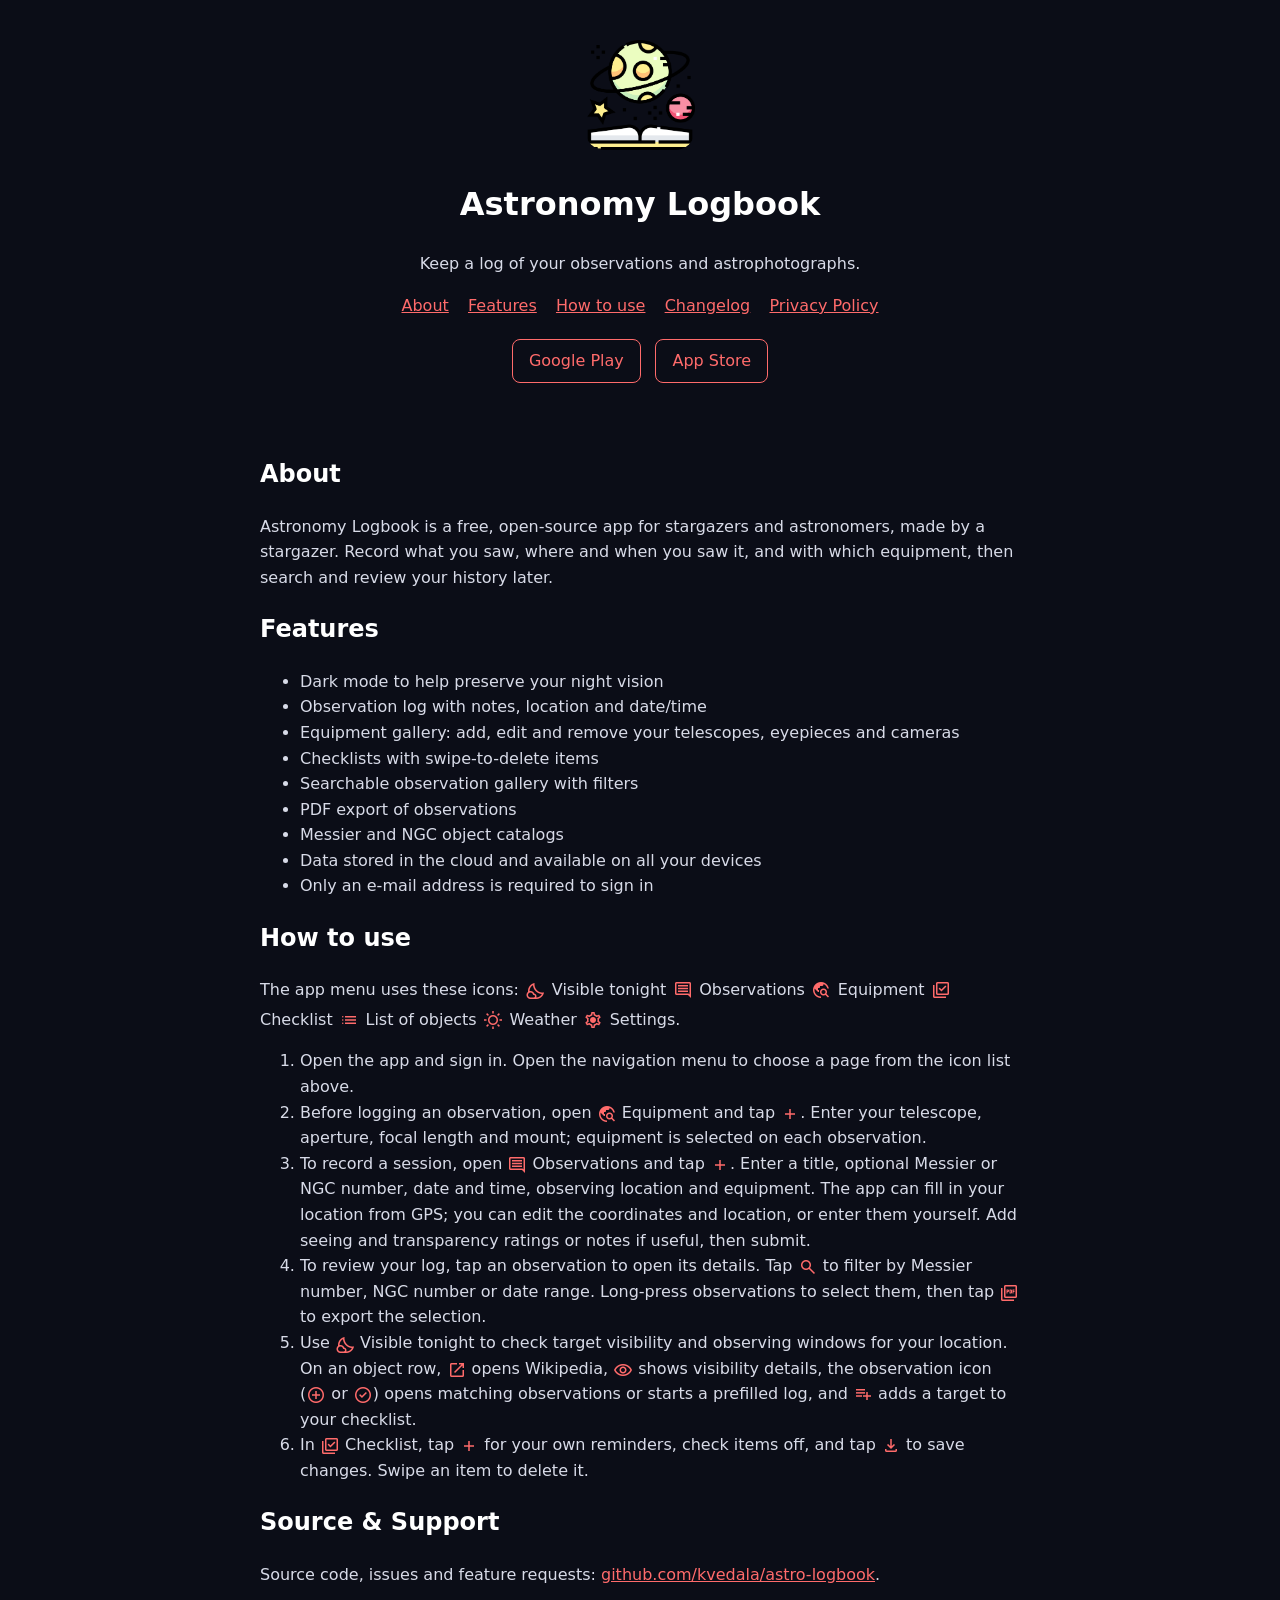
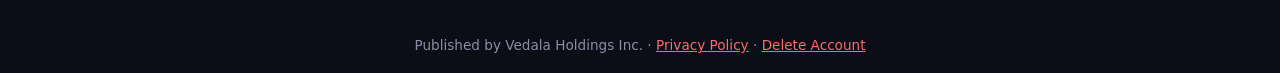
<file: docs/index.html>
<!DOCTYPE html>
<html lang="en">
<head>
  <meta charset="utf-8">
  <meta name="viewport" content="width=device-width, initial-scale=1">
  <title>Astronomy Logbook</title>
  <meta name="description" content="A logbook app for stargazers and astronomers to record observations and astrophotographs.">
  <link rel="icon" href="logo.png">
  <link rel="stylesheet" href="style.css">
  <link rel="preconnect" href="https://fonts.googleapis.com">
  <link rel="preconnect" href="https://fonts.gstatic.com" crossorigin>
  <link href="https://fonts.googleapis.com/css2?family=Material+Symbols+Outlined&display=swap" rel="stylesheet">
</head>
<body>
  <header>
    <img src="logo.png" alt="Astronomy Logbook logo">
    <h1>Astronomy Logbook</h1>
    <p>Keep a log of your observations and astrophotographs.</p>
    <nav><a href="#about">About</a><a href="#features">Features</a><a href="#how-to-use">How to use</a><a href="https://github.com/kvedala/astro-logbook/blob/main/CHANGELOG.md">Changelog</a><a href="privacy.html">Privacy Policy</a></nav>
    <p class="buttons">
      <a href="https://play.google.com/store/apps/details?id=com.vedalaholdings.astro_log2">Google Play</a>
      <a href="https://apps.apple.com/us/app/astronomy-logbook/id1552320892">App Store</a>
    </p>
  </header>
  <main>
    <section id="about">
      <h2>About</h2>
      <p>Astronomy Logbook is a free, open-source app for stargazers and astronomers, made by a stargazer. Record what you saw, where and when you saw it, and with which equipment, then search and review your history later.</p>
    </section>
    <section id="features">
      <h2>Features</h2>
      <ul>
        <li>Dark mode to help preserve your night vision</li>
        <li>Observation log with notes, location and date/time</li>
        <li>Equipment gallery: add, edit and remove your telescopes, eyepieces and cameras</li>
        <li>Checklists with swipe-to-delete items</li>
        <li>Searchable observation gallery with filters</li>
        <li>PDF export of observations</li>
        <li>Messier and NGC object catalogs</li>
        <li>Data stored in the cloud and available on all your devices</li>
        <li>Only an e-mail address is required to sign in</li>
      </ul>
    </section>
    <section id="how-to-use">
      <h2>How to use</h2>
      <p class="icon-key">The app menu uses these icons:
        <span class="app-icon" aria-hidden="true">nights_stay</span> Visible tonight
        <span class="app-icon" aria-hidden="true">comment</span> Observations
        <span class="app-icon" aria-hidden="true">travel_explore</span> Equipment
        <span class="app-icon" aria-hidden="true">library_add_check</span> Checklist
        <span class="app-icon" aria-hidden="true">list</span> List of objects
        <span class="app-icon" aria-hidden="true">wb_sunny</span> Weather
        <span class="app-icon" aria-hidden="true">settings</span> Settings.
      </p>
      <ol>
        <li>Open the app and sign in. Open the navigation menu to choose a page from the icon list above.</li>
        <li>Before logging an observation, open <span class="app-icon" aria-hidden="true">travel_explore</span> Equipment and tap <span class="app-icon" aria-hidden="true">add</span>. Enter your telescope, aperture, focal length and mount; equipment is selected on each observation.</li>
        <li>To record a session, open <span class="app-icon" aria-hidden="true">comment</span> Observations and tap <span class="app-icon" aria-hidden="true">add</span>. Enter a title, optional Messier or NGC number, date and time, observing location and equipment. The app can fill in your location from GPS; you can edit the coordinates and location, or enter them yourself. Add seeing and transparency ratings or notes if useful, then submit.</li>
        <li>To review your log, tap an observation to open its details. Tap <span class="app-icon" aria-hidden="true">search</span> to filter by Messier number, NGC number or date range. Long-press observations to select them, then tap <span class="app-icon" aria-hidden="true">picture_as_pdf</span> to export the selection.</li>
        <li>Use <span class="app-icon" aria-hidden="true">nights_stay</span> Visible tonight to check target visibility and observing windows for your location. On an object row, <span class="app-icon" aria-hidden="true">open_in_new</span> opens Wikipedia, <span class="app-icon" aria-hidden="true">visibility</span> shows visibility details, the observation icon (<span class="app-icon" aria-hidden="true">add_circle_outline</span> or <span class="app-icon" aria-hidden="true">check_circle</span>) opens matching observations or starts a prefilled log, and <span class="app-icon" aria-hidden="true">playlist_add</span> adds a target to your checklist.</li>
        <li>In <span class="app-icon" aria-hidden="true">library_add_check</span> Checklist, tap <span class="app-icon" aria-hidden="true">add</span> for your own reminders, check items off, and tap <span class="app-icon" aria-hidden="true">save_alt</span> to save changes. Swipe an item to delete it.</li>
      </ol>
    </section>
    <section id="contact">
      <h2>Source &amp; Support</h2>
      <p>Source code, issues and feature requests: <a href="https://github.com/kvedala/astro-logbook">github.com/kvedala/astro-logbook</a>.</p>
    </section>
  </main>
  <footer>Published by Vedala Holdings Inc. &middot; <a href="privacy.html">Privacy Policy</a> &middot; <a href="delete-account.html">Delete Account</a></footer>
</body>
</html>
</file>
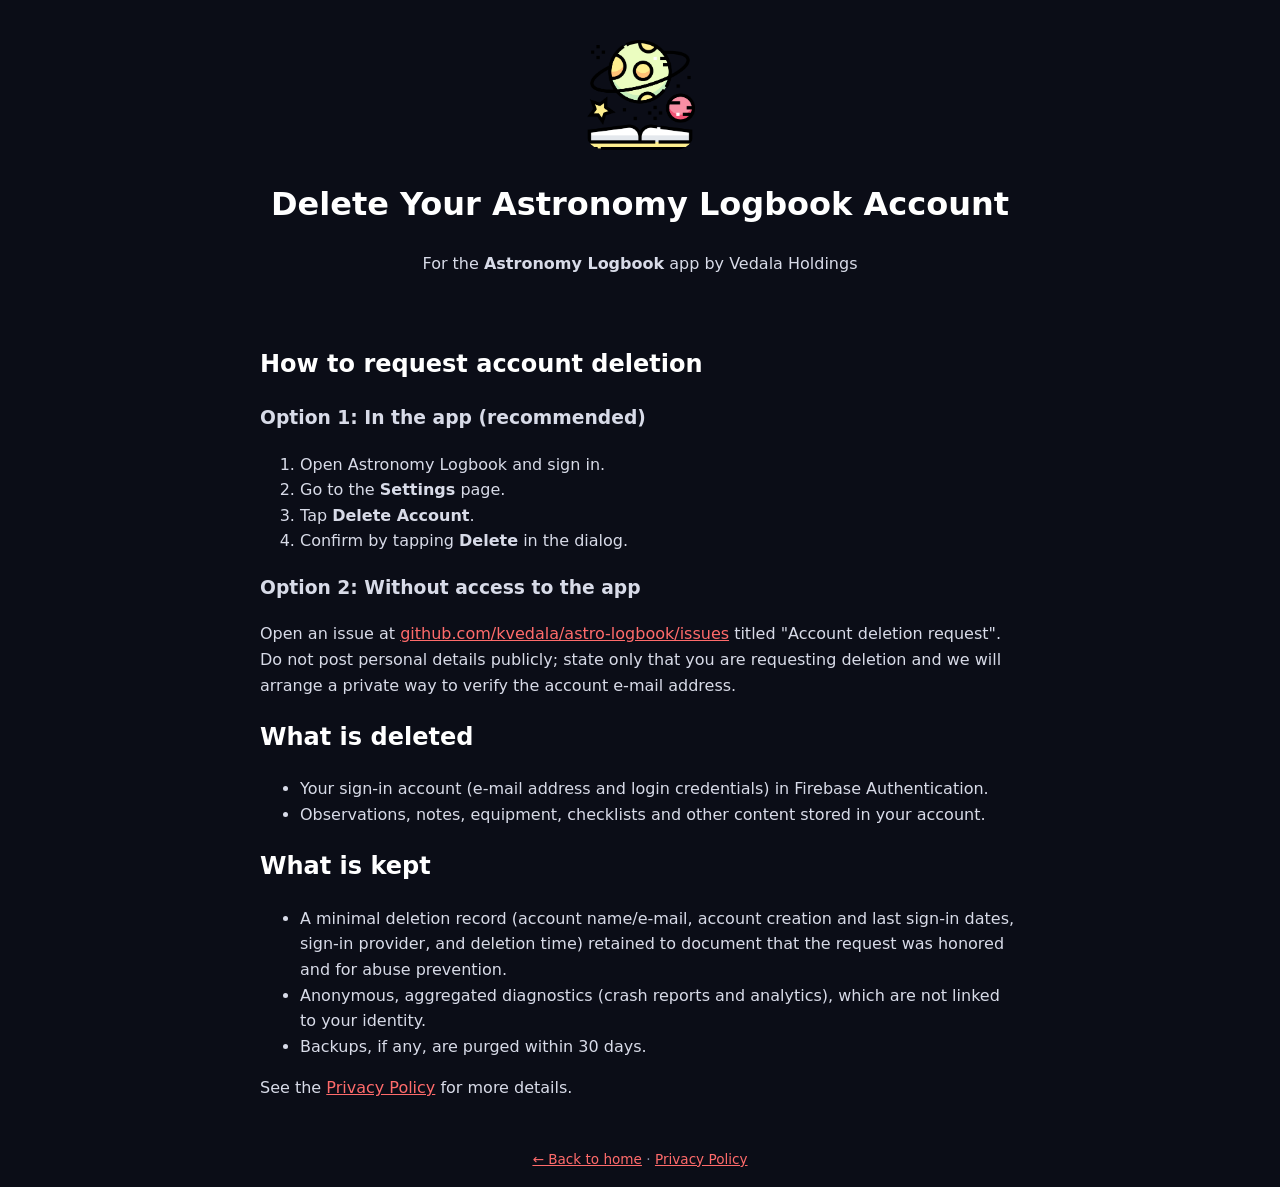
<file: docs/delete-account.html>
<!DOCTYPE html>
<html lang="en">
<head>
  <meta charset="utf-8">
  <meta name="viewport" content="width=device-width, initial-scale=1">
  <title>Delete Your Account - Astronomy Logbook</title>
  <link rel="icon" href="logo.png">
  <link rel="stylesheet" href="style.css">
</head>
<body>
  <header>
    <a href="index.html"><img src="logo.png" alt="Astronomy Logbook logo"></a>
    <h1>Delete Your Astronomy Logbook Account</h1>
    <p>For the <strong>Astronomy Logbook</strong> app by Vedala Holdings</p>
  </header>
  <main>
    <h2>How to request account deletion</h2>
    <h3>Option 1: In the app (recommended)</h3>
    <ol>
      <li>Open Astronomy Logbook and sign in.</li>
      <li>Go to the <strong>Settings</strong> page.</li>
      <li>Tap <strong>Delete Account</strong>.</li>
      <li>Confirm by tapping <strong>Delete</strong> in the dialog.</li>
    </ol>
    <h3>Option 2: Without access to the app</h3>
    <p>Open an issue at <a href="https://github.com/kvedala/astro-logbook/issues">github.com/kvedala/astro-logbook/issues</a> titled "Account deletion request". Do not post personal details publicly; state only that you are requesting deletion and we will arrange a private way to verify the account e-mail address.</p>

    <h2>What is deleted</h2>
    <ul>
      <li>Your sign-in account (e-mail address and login credentials) in Firebase Authentication.</li>
      <li>Observations, notes, equipment, checklists and other content stored in your account.</li>
    </ul>

    <h2>What is kept</h2>
    <ul>
      <li>A minimal deletion record (account name/e-mail, account creation and last sign-in dates, sign-in provider, and deletion time) retained to document that the request was honored and for abuse prevention.</li>
      <li>Anonymous, aggregated diagnostics (crash reports and analytics), which are not linked to your identity.</li>
      <li>Backups, if any, are purged within 30 days.</li>
    </ul>
    <p>See the <a href="privacy.html">Privacy Policy</a> for more details.</p>
  </main>
  <footer><a href="index.html">&larr; Back to home</a> &middot; <a href="privacy.html">Privacy Policy</a></footer>
</body>
</html>
</file>
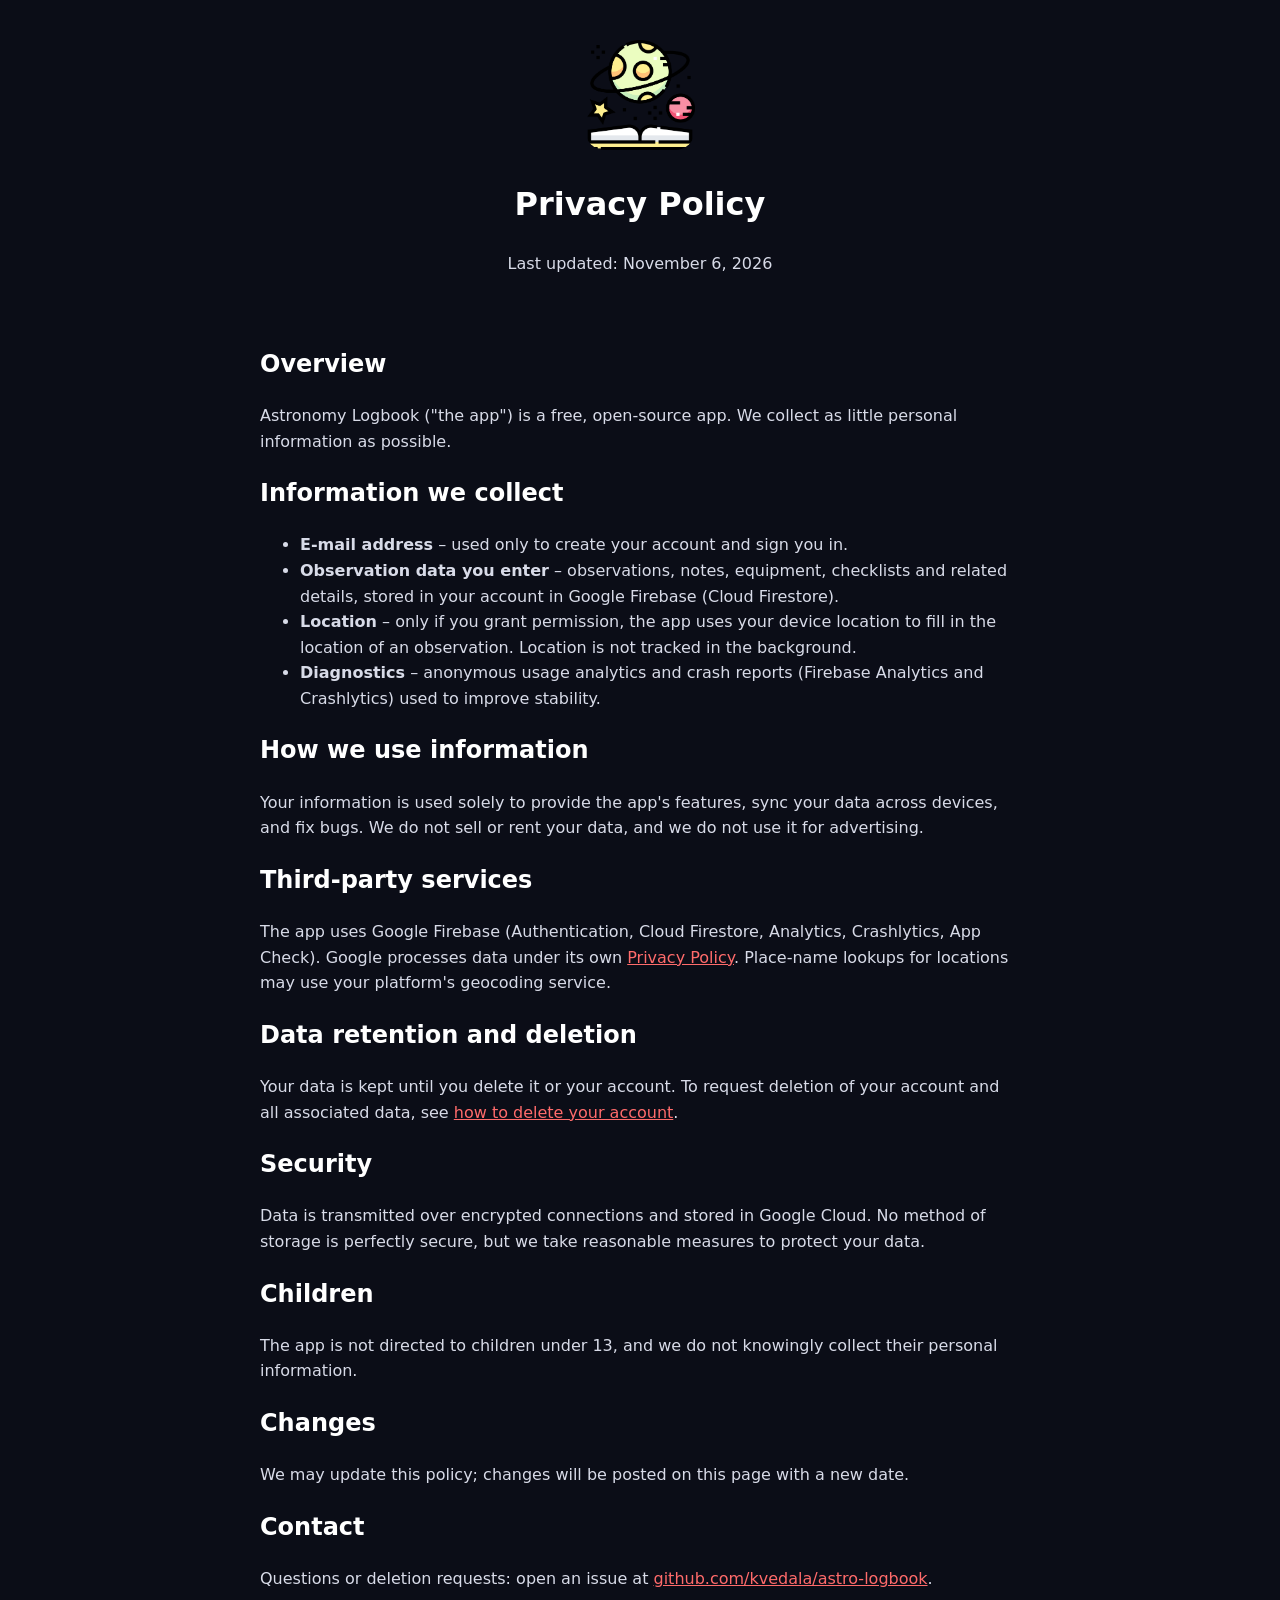
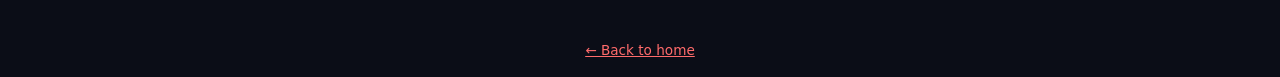
<file: docs/privacy.html>
<!DOCTYPE html>
<html lang="en">
<head>
  <meta charset="utf-8">
  <meta name="viewport" content="width=device-width, initial-scale=1">
  <title>Privacy Policy - Astronomy Logbook</title>
  <link rel="icon" href="logo.png">
  <link rel="stylesheet" href="style.css">
</head>
<body>
  <header>
    <a href="index.html"><img src="logo.png" alt="Astronomy Logbook logo"></a>
    <h1>Privacy Policy</h1>
    <p>Last updated: November 6, 2026</p>
  </header>
  <main>
    <h2>Overview</h2>
    <p>Astronomy Logbook ("the app") is a free, open-source app. We collect as little personal information as possible.</p>

    <h2>Information we collect</h2>
    <ul>
      <li><strong>E-mail address</strong> – used only to create your account and sign you in.</li>
      <li><strong>Observation data you enter</strong> – observations, notes, equipment, checklists and related details, stored in your account in Google Firebase (Cloud Firestore).</li>
      <li><strong>Location</strong> – only if you grant permission, the app uses your device location to fill in the location of an observation. Location is not tracked in the background.</li>
      <li><strong>Diagnostics</strong> – anonymous usage analytics and crash reports (Firebase Analytics and Crashlytics) used to improve stability.</li>
    </ul>

    <h2>How we use information</h2>
    <p>Your information is used solely to provide the app's features, sync your data across devices, and fix bugs. We do not sell or rent your data, and we do not use it for advertising.</p>

    <h2>Third-party services</h2>
    <p>The app uses Google Firebase (Authentication, Cloud Firestore, Analytics, Crashlytics, App Check). Google processes data under its own <a href="https://policies.google.com/privacy">Privacy Policy</a>. Place-name lookups for locations may use your platform's geocoding service.</p>

    <h2>Data retention and deletion</h2>
    <p>Your data is kept until you delete it or your account. To request deletion of your account and all associated data, see <a href="delete-account.html">how to delete your account</a>.</p>

    <h2>Security</h2>
    <p>Data is transmitted over encrypted connections and stored in Google Cloud. No method of storage is perfectly secure, but we take reasonable measures to protect your data.</p>

    <h2>Children</h2>
    <p>The app is not directed to children under 13, and we do not knowingly collect their personal information.</p>

    <h2>Changes</h2>
    <p>We may update this policy; changes will be posted on this page with a new date.</p>

    <h2>Contact</h2>
    <p>Questions or deletion requests: open an issue at <a href="https://github.com/kvedala/astro-logbook/issues">github.com/kvedala/astro-logbook</a>.</p>
  </main>
  <footer><a href="index.html">&larr; Back to home</a></footer>
</body>
</html>
</file>
<file: docs/style.css>
:root { color-scheme: dark; }
body { margin: 0; font-family: system-ui, -apple-system, sans-serif; background: #0b0d17; color: #d8dbe8; line-height: 1.6; }
header, main, footer { max-width: 760px; margin: 0 auto; padding: 1rem 1.25rem; }
header { text-align: center; padding-top: 2.5rem; }
header img { width: 110px; height: auto; border-radius: 20px; }
h1, h2 { color: #fff; }
a { color: #ff6b6b; }
nav a { margin: 0 .6rem; }
.app-icon { font-family: "Material Symbols Outlined"; font-size: 1.25em; font-weight: normal; font-style: normal; line-height: 1; letter-spacing: normal; text-transform: none; white-space: nowrap; word-wrap: normal; direction: ltr; -webkit-font-feature-settings: "liga"; -webkit-font-smoothing: antialiased; font-feature-settings: "liga"; vertical-align: middle; color: #ff6b6b; }
.icon-key { display: flex; flex-wrap: wrap; align-items: center; gap: .25rem .4rem; }
.buttons a { display: inline-block; margin: .3rem; padding: .5rem 1rem; border: 1px solid #ff6b6b; border-radius: 8px; text-decoration: none; }
footer { text-align: center; font-size: .85rem; color: #8a8fa6; }
</file>
